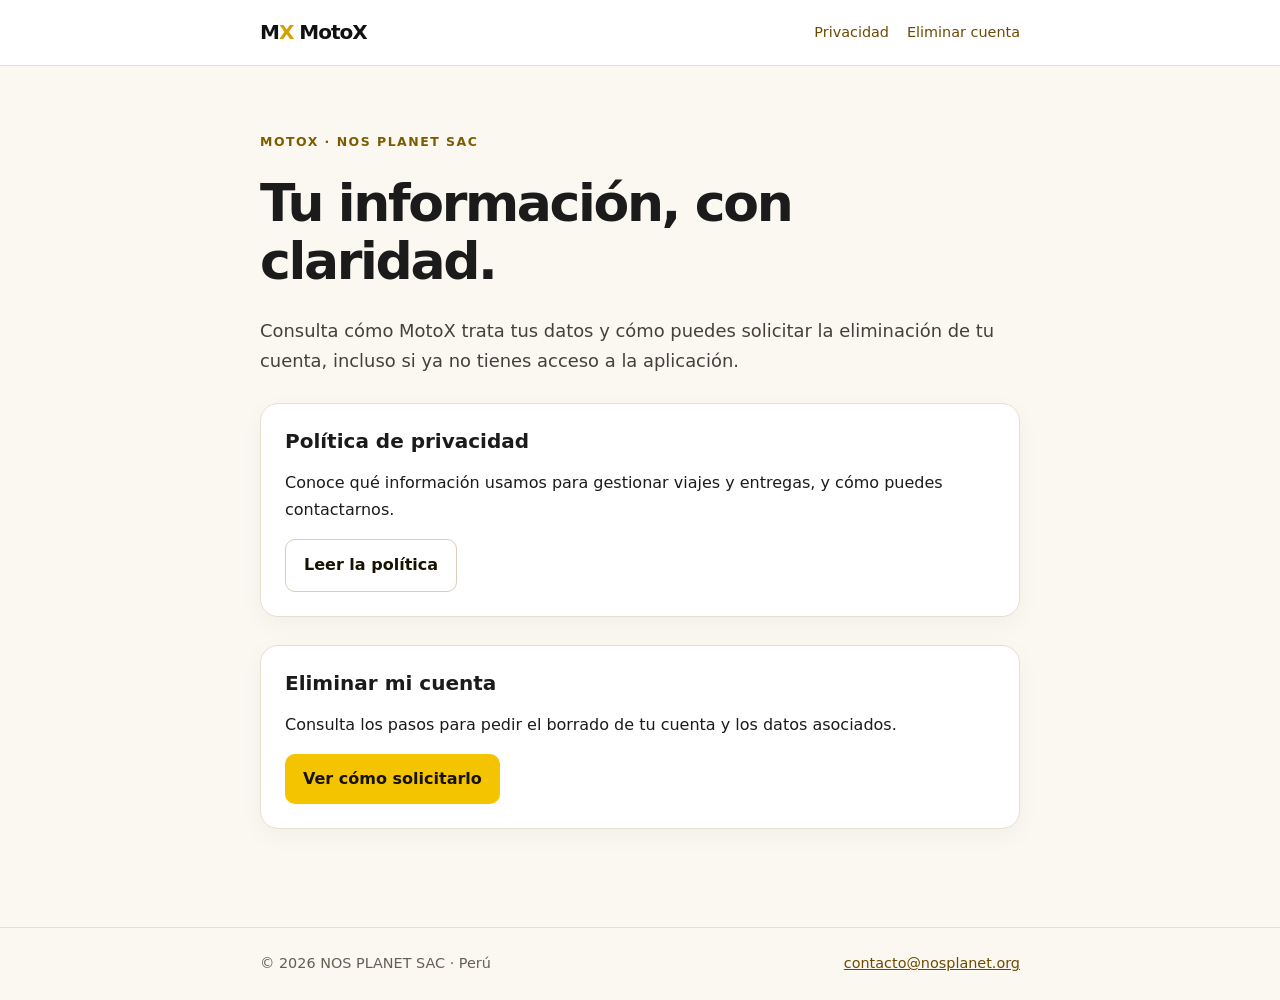
<file: index.html>
<!doctype html>
<html lang="es">
<head>
  <meta charset="utf-8">
  <meta name="viewport" content="width=device-width, initial-scale=1">
  <meta name="description" content="Información de privacidad y eliminación de cuentas de MotoX.">
  <title>MotoX | Privacidad y cuentas</title>
  <link rel="stylesheet" href="style.css">
</head>
<body>
  <header class="header"><div class="wrap"><a class="brand" href="index.html">M<span>X</span> MotoX</a><nav class="nav" aria-label="Navegación"><a href="privacidad.html">Privacidad</a><a href="eliminar-cuenta.html">Eliminar cuenta</a></nav></div></header>
  <main class="wrap">
    <p class="eyebrow">MotoX · NOS PLANET SAC</p>
    <h1>Tu información, con claridad.</h1>
    <p class="lead">Consulta cómo MotoX trata tus datos y cómo puedes solicitar la eliminación de tu cuenta, incluso si ya no tienes acceso a la aplicación.</p>
    <div class="card"><h2>Política de privacidad</h2><p>Conoce qué información usamos para gestionar viajes y entregas, y cómo puedes contactarnos.</p><a class="button secondary" href="privacidad.html">Leer la política</a></div>
    <div class="card"><h2>Eliminar mi cuenta</h2><p>Consulta los pasos para pedir el borrado de tu cuenta y los datos asociados.</p><a class="button" href="eliminar-cuenta.html">Ver cómo solicitarlo</a></div>
  </main>
  <footer class="footer"><div class="wrap"><span>© 2026 NOS PLANET SAC · Perú</span><a href="mailto:contacto@nosplanet.org">contacto@nosplanet.org</a></div></footer>
</body>
</html>
</file>
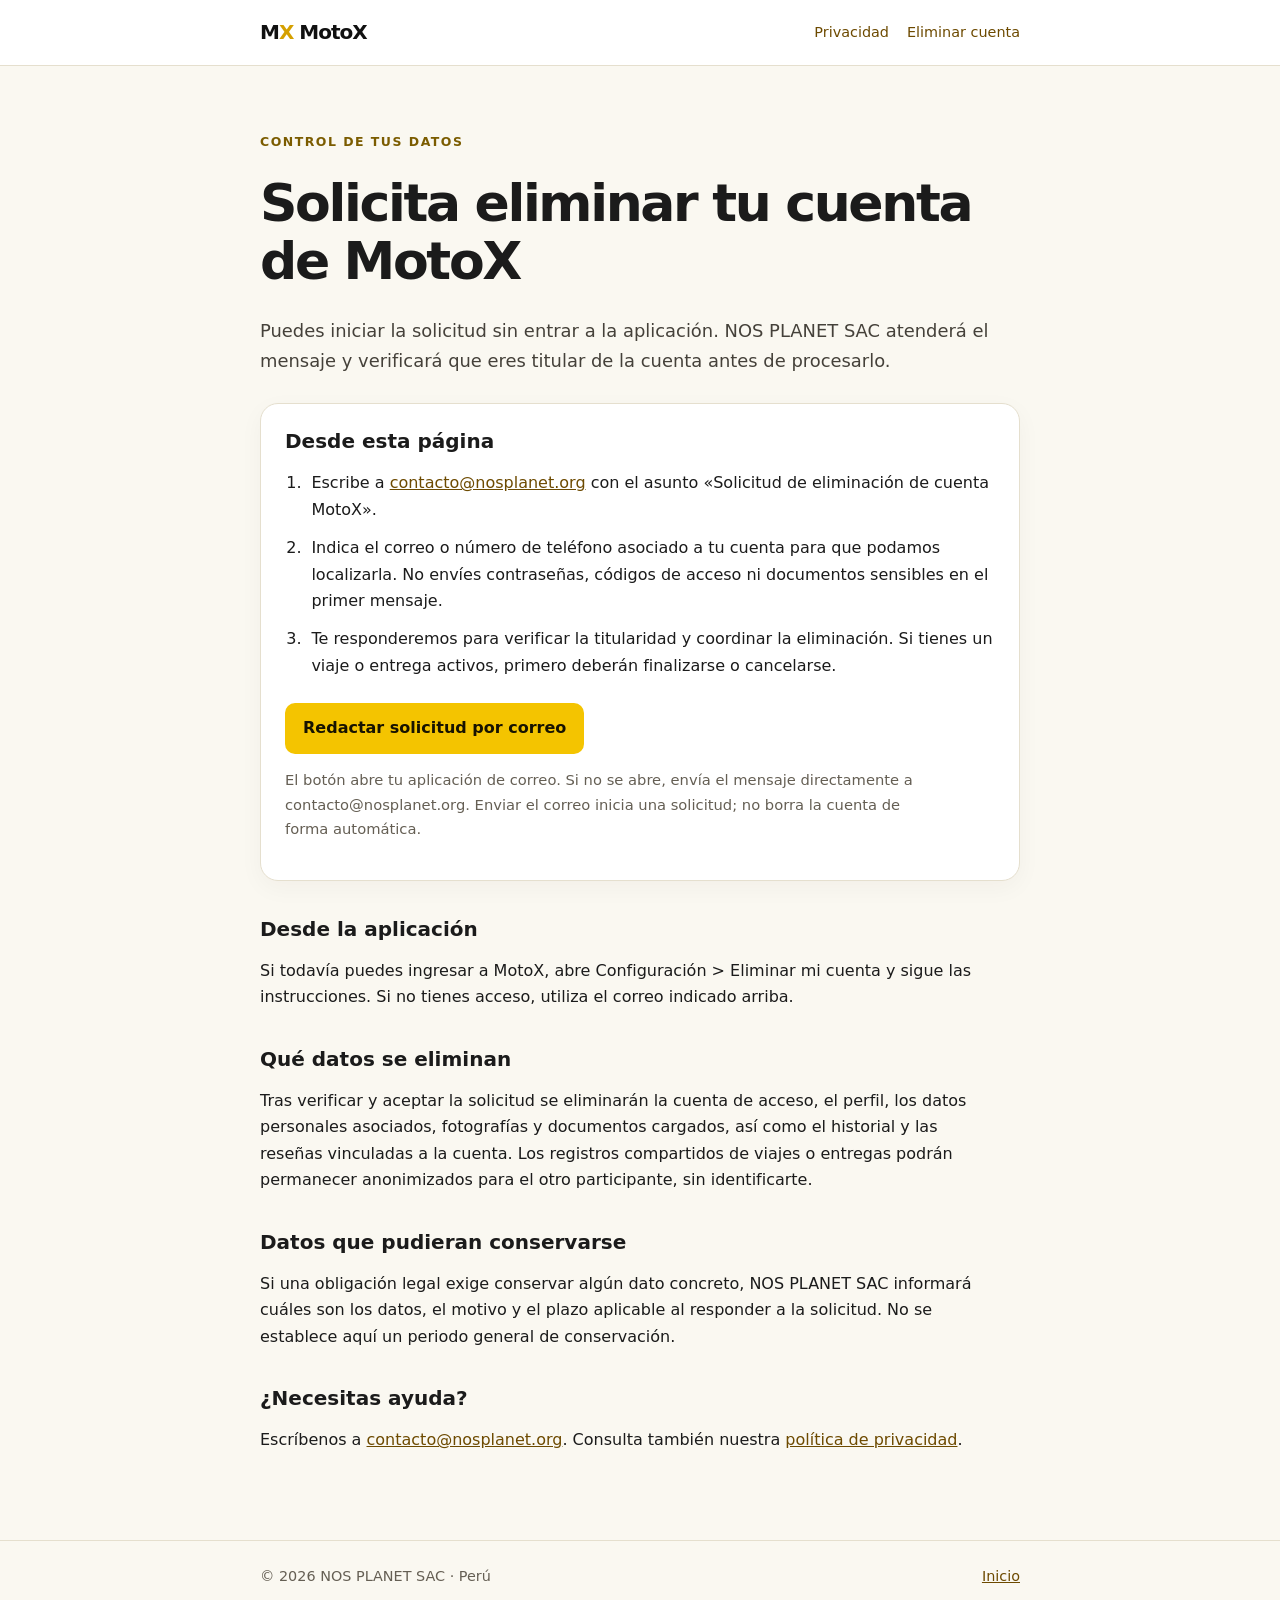
<file: eliminar-cuenta.html>
<!doctype html>
<html lang="es">
<head>
  <meta charset="utf-8">
  <meta name="viewport" content="width=device-width, initial-scale=1">
  <meta name="description" content="Solicita la eliminación de tu cuenta de MotoX y los datos asociados sin iniciar sesión.">
  <title>Eliminar cuenta | MotoX</title>
  <link rel="stylesheet" href="style.css">
</head>
<body>
  <header class="header"><div class="wrap"><a class="brand" href="index.html">M<span>X</span> MotoX</a><nav class="nav" aria-label="Navegación"><a href="privacidad.html">Privacidad</a><a href="eliminar-cuenta.html" aria-current="page">Eliminar cuenta</a></nav></div></header>
  <main class="wrap">
    <p class="eyebrow">Control de tus datos</p>
    <h1>Solicita eliminar tu cuenta de MotoX</h1>
    <p class="lead">Puedes iniciar la solicitud sin entrar a la aplicación. NOS PLANET SAC atenderá el mensaje y verificará que eres titular de la cuenta antes de procesarlo.</p>
    <div class="card">
      <h2>Desde esta página</h2>
      <ol class="steps">
        <li>Escribe a <a href="mailto:contacto@nosplanet.org?subject=Solicitud%20de%20eliminaci%C3%B3n%20de%20cuenta%20MotoX">contacto@nosplanet.org</a> con el asunto «Solicitud de eliminación de cuenta MotoX».</li>
        <li>Indica el correo o número de teléfono asociado a tu cuenta para que podamos localizarla. No envíes contraseñas, códigos de acceso ni documentos sensibles en el primer mensaje.</li>
        <li>Te responderemos para verificar la titularidad y coordinar la eliminación. Si tienes un viaje o entrega activos, primero deberán finalizarse o cancelarse.</li>
      </ol>
      <div class="actions"><a class="button" href="mailto:contacto@nosplanet.org?subject=Solicitud%20de%20eliminaci%C3%B3n%20de%20cuenta%20MotoX">Redactar solicitud por correo</a></div>
      <p class="muted">El botón abre tu aplicación de correo. Si no se abre, envía el mensaje directamente a contacto@nosplanet.org. Enviar el correo inicia una solicitud; no borra la cuenta de forma automática.</p>
    </div>
    <h2>Desde la aplicación</h2>
    <p>Si todavía puedes ingresar a MotoX, abre Configuración &gt; Eliminar mi cuenta y sigue las instrucciones. Si no tienes acceso, utiliza el correo indicado arriba.</p>
    <h2>Qué datos se eliminan</h2>
    <p>Tras verificar y aceptar la solicitud se eliminarán la cuenta de acceso, el perfil, los datos personales asociados, fotografías y documentos cargados, así como el historial y las reseñas vinculadas a la cuenta. Los registros compartidos de viajes o entregas podrán permanecer anonimizados para el otro participante, sin identificarte.</p>
    <h2>Datos que pudieran conservarse</h2>
    <p>Si una obligación legal exige conservar algún dato concreto, NOS PLANET SAC informará cuáles son los datos, el motivo y el plazo aplicable al responder a la solicitud. No se establece aquí un periodo general de conservación.</p>
    <h2>¿Necesitas ayuda?</h2>
    <p>Escríbenos a <a href="mailto:contacto@nosplanet.org">contacto@nosplanet.org</a>. Consulta también nuestra <a href="privacidad.html">política de privacidad</a>.</p>
  </main>
  <footer class="footer"><div class="wrap"><span>© 2026 NOS PLANET SAC · Perú</span><a href="index.html">Inicio</a></div></footer>
</body>
</html>
</file>
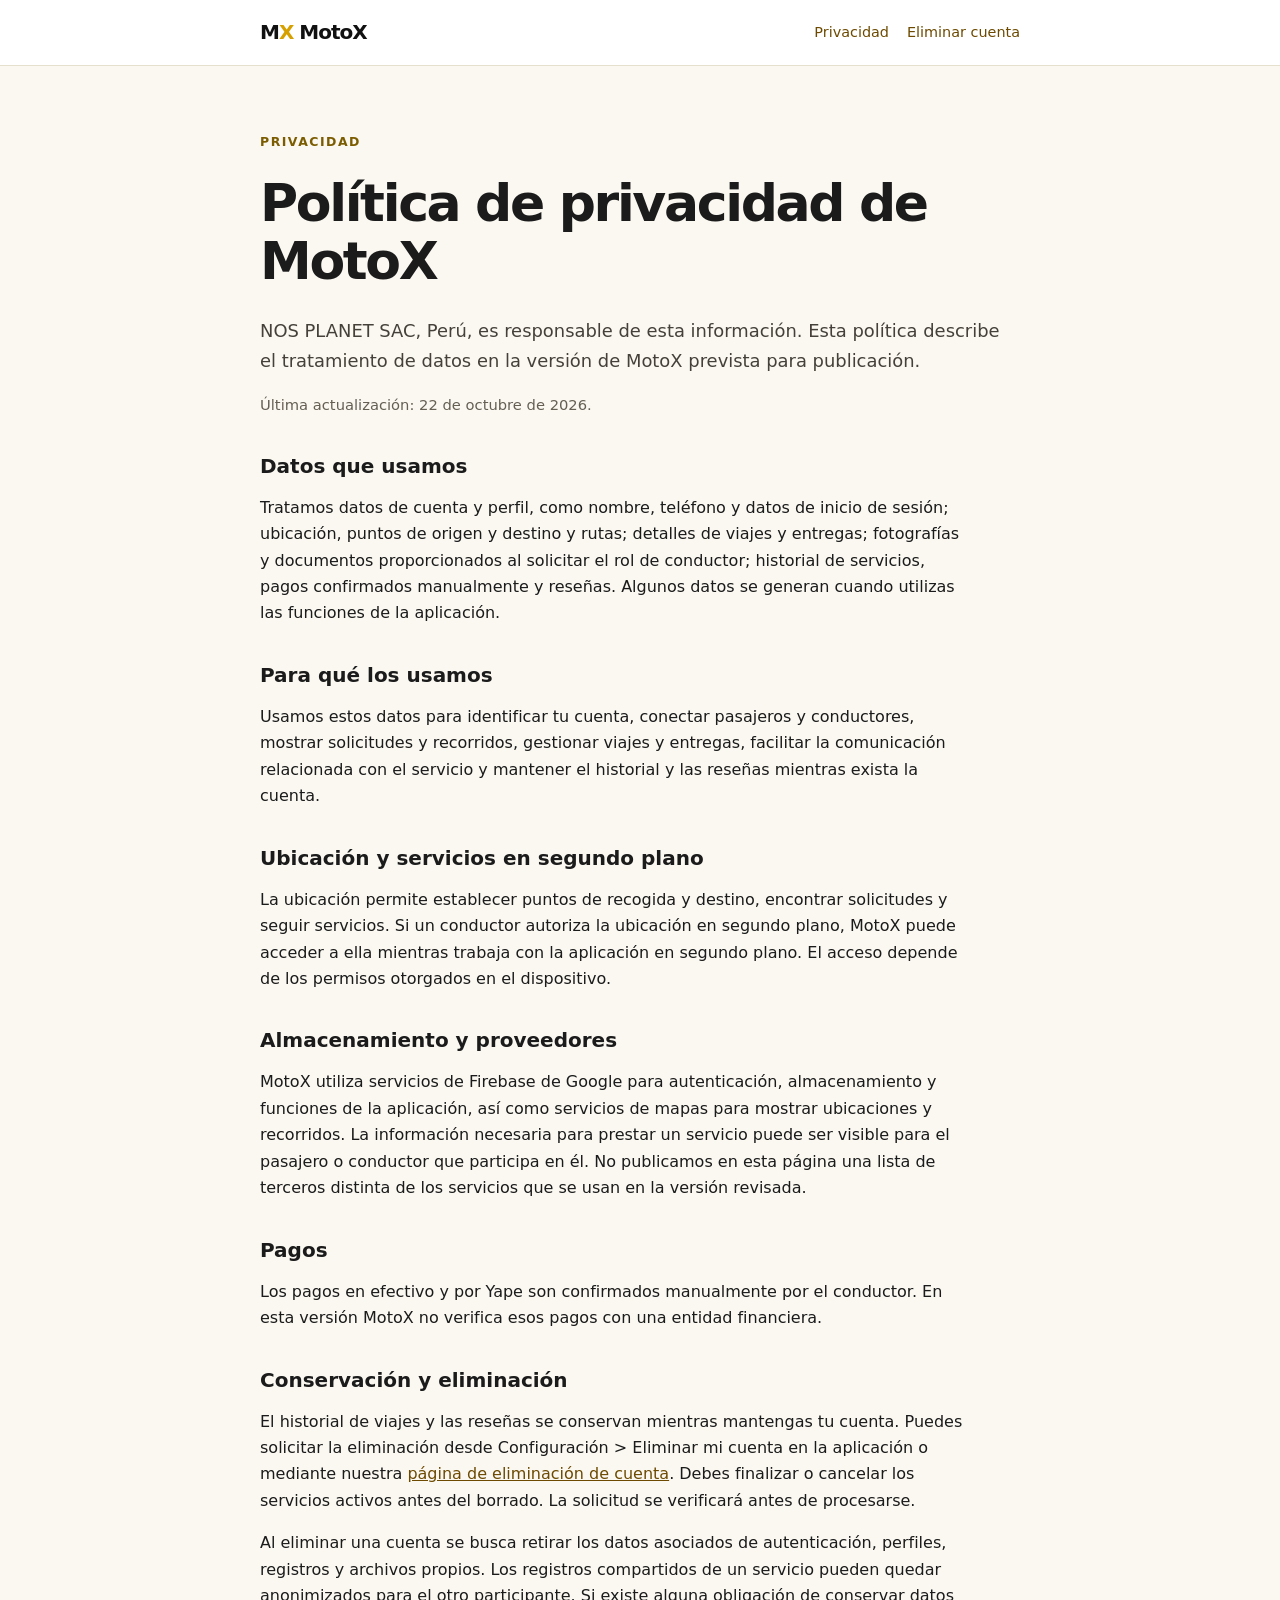
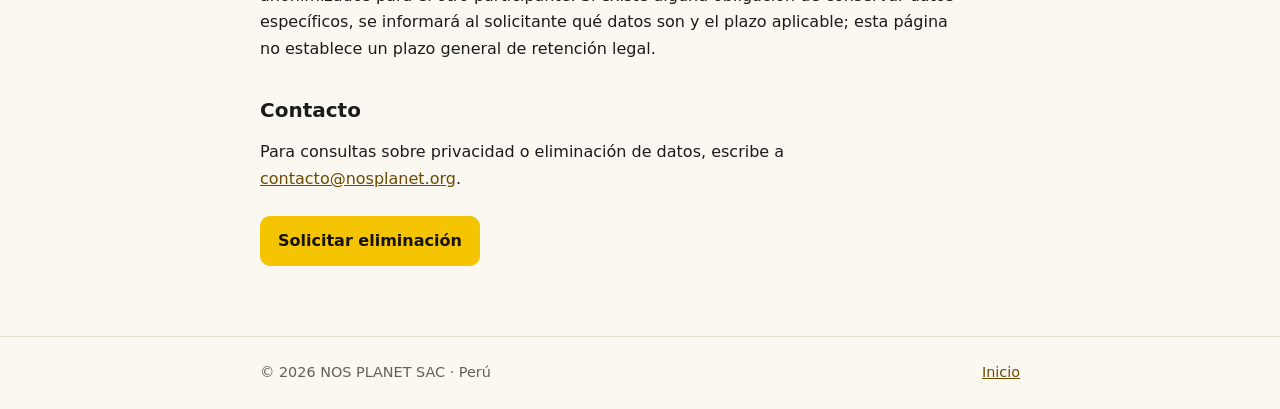
<file: privacidad.html>
<!doctype html>
<html lang="es">
<head>
  <meta charset="utf-8">
  <meta name="viewport" content="width=device-width, initial-scale=1">
  <meta name="description" content="Política de privacidad de MotoX, aplicación de viajes en moto y entregas.">
  <title>Política de privacidad | MotoX</title>
  <link rel="stylesheet" href="style.css">
</head>
<body>
  <header class="header"><div class="wrap"><a class="brand" href="index.html">M<span>X</span> MotoX</a><nav class="nav" aria-label="Navegación"><a href="privacidad.html" aria-current="page">Privacidad</a><a href="eliminar-cuenta.html">Eliminar cuenta</a></nav></div></header>
  <main class="wrap">
    <p class="eyebrow">Privacidad</p>
    <h1>Política de privacidad de MotoX</h1>
    <p class="lead">NOS PLANET SAC, Perú, es responsable de esta información. Esta política describe el tratamiento de datos en la versión de MotoX prevista para publicación.</p>
    <p class="muted">Última actualización: 22 de octubre de 2026.</p>
    <h2>Datos que usamos</h2>
    <p>Tratamos datos de cuenta y perfil, como nombre, teléfono y datos de inicio de sesión; ubicación, puntos de origen y destino y rutas; detalles de viajes y entregas; fotografías y documentos proporcionados al solicitar el rol de conductor; historial de servicios, pagos confirmados manualmente y reseñas. Algunos datos se generan cuando utilizas las funciones de la aplicación.</p>
    <h2>Para qué los usamos</h2>
    <p>Usamos estos datos para identificar tu cuenta, conectar pasajeros y conductores, mostrar solicitudes y recorridos, gestionar viajes y entregas, facilitar la comunicación relacionada con el servicio y mantener el historial y las reseñas mientras exista la cuenta.</p>
    <h2>Ubicación y servicios en segundo plano</h2>
    <p>La ubicación permite establecer puntos de recogida y destino, encontrar solicitudes y seguir servicios. Si un conductor autoriza la ubicación en segundo plano, MotoX puede acceder a ella mientras trabaja con la aplicación en segundo plano. El acceso depende de los permisos otorgados en el dispositivo.</p>
    <h2>Almacenamiento y proveedores</h2>
    <p>MotoX utiliza servicios de Firebase de Google para autenticación, almacenamiento y funciones de la aplicación, así como servicios de mapas para mostrar ubicaciones y recorridos. La información necesaria para prestar un servicio puede ser visible para el pasajero o conductor que participa en él. No publicamos en esta página una lista de terceros distinta de los servicios que se usan en la versión revisada.</p>
    <h2>Pagos</h2>
    <p>Los pagos en efectivo y por Yape son confirmados manualmente por el conductor. En esta versión MotoX no verifica esos pagos con una entidad financiera.</p>
    <h2>Conservación y eliminación</h2>
    <p>El historial de viajes y las reseñas se conservan mientras mantengas tu cuenta. Puedes solicitar la eliminación desde Configuración &gt; Eliminar mi cuenta en la aplicación o mediante nuestra <a href="eliminar-cuenta.html">página de eliminación de cuenta</a>. Debes finalizar o cancelar los servicios activos antes del borrado. La solicitud se verificará antes de procesarse.</p>
    <p>Al eliminar una cuenta se busca retirar los datos asociados de autenticación, perfiles, registros y archivos propios. Los registros compartidos de un servicio pueden quedar anonimizados para el otro participante. Si existe alguna obligación de conservar datos específicos, se informará al solicitante qué datos son y el plazo aplicable; esta página no establece un plazo general de retención legal.</p>
    <h2>Contacto</h2>
    <p>Para consultas sobre privacidad o eliminación de datos, escribe a <a href="mailto:contacto@nosplanet.org">contacto@nosplanet.org</a>.</p>
    <div class="actions"><a class="button" href="eliminar-cuenta.html">Solicitar eliminación</a></div>
  </main>
  <footer class="footer"><div class="wrap"><span>© 2026 NOS PLANET SAC · Perú</span><a href="index.html">Inicio</a></div></footer>
</body>
</html>
</file>
<file: style.css>
*{box-sizing:border-box}html{scroll-behavior:smooth}body{margin:0;background:#faf8f1;color:#1b1b1b;font:16px/1.65 system-ui,-apple-system,"Segoe UI",sans-serif}a{color:#6d4a00}a:hover{text-decoration-thickness:2px}.wrap{width:min(100% - 40px,760px);margin-inline:auto}.header{border-bottom:1px solid #e5dfce;background:#fff}.header .wrap{display:flex;align-items:center;justify-content:space-between;gap:20px;padding-block:16px}.brand{color:#111;font-size:1.25rem;font-weight:850;letter-spacing:-.05em;text-decoration:none}.brand span{color:#d5a000}.nav{display:flex;gap:18px;flex-wrap:wrap}.nav a{font-size:.9rem;text-decoration:none}.nav a:hover{text-decoration:underline}main{padding-block:54px 70px}.eyebrow{color:#7b5c00;font-size:.78rem;font-weight:800;letter-spacing:.12em;text-transform:uppercase}h1{font-size:clamp(2rem,5vw,3.25rem);line-height:1.12;letter-spacing:-.045em;margin:.4em 0 .5em}h2{font-size:1.25rem;line-height:1.3;margin:2.2rem 0 .5rem}p,li{max-width:70ch}.lead{font-size:1.12rem;color:#45413a}.card{background:#fff;border:1px solid #e5dfce;border-radius:18px;padding:24px;margin:28px 0;box-shadow:0 7px 24px #3326000a}.card h2{margin-top:0}.actions{display:flex;flex-wrap:wrap;gap:12px;margin-top:24px}.button{display:inline-block;background:#f4c400;color:#171300;text-decoration:none;font-weight:750;padding:12px 18px;border-radius:10px}.button:hover{background:#e7b800}.button.secondary{background:#fff;border:1px solid #d8cfb9}.muted{color:#655f54;font-size:.92rem}.steps{padding-left:1.35rem}.steps li{padding-left:.3rem;margin-bottom:.75rem}.footer{border-top:1px solid #e5dfce;padding-block:24px;color:#655f54;font-size:.9rem}.footer .wrap{display:flex;justify-content:space-between;gap:16px;flex-wrap:wrap}@media(max-width:560px){.header .wrap{align-items:flex-start;flex-direction:column}.nav{gap:8px 16px}main{padding-block:38px 55px}}
</file>
